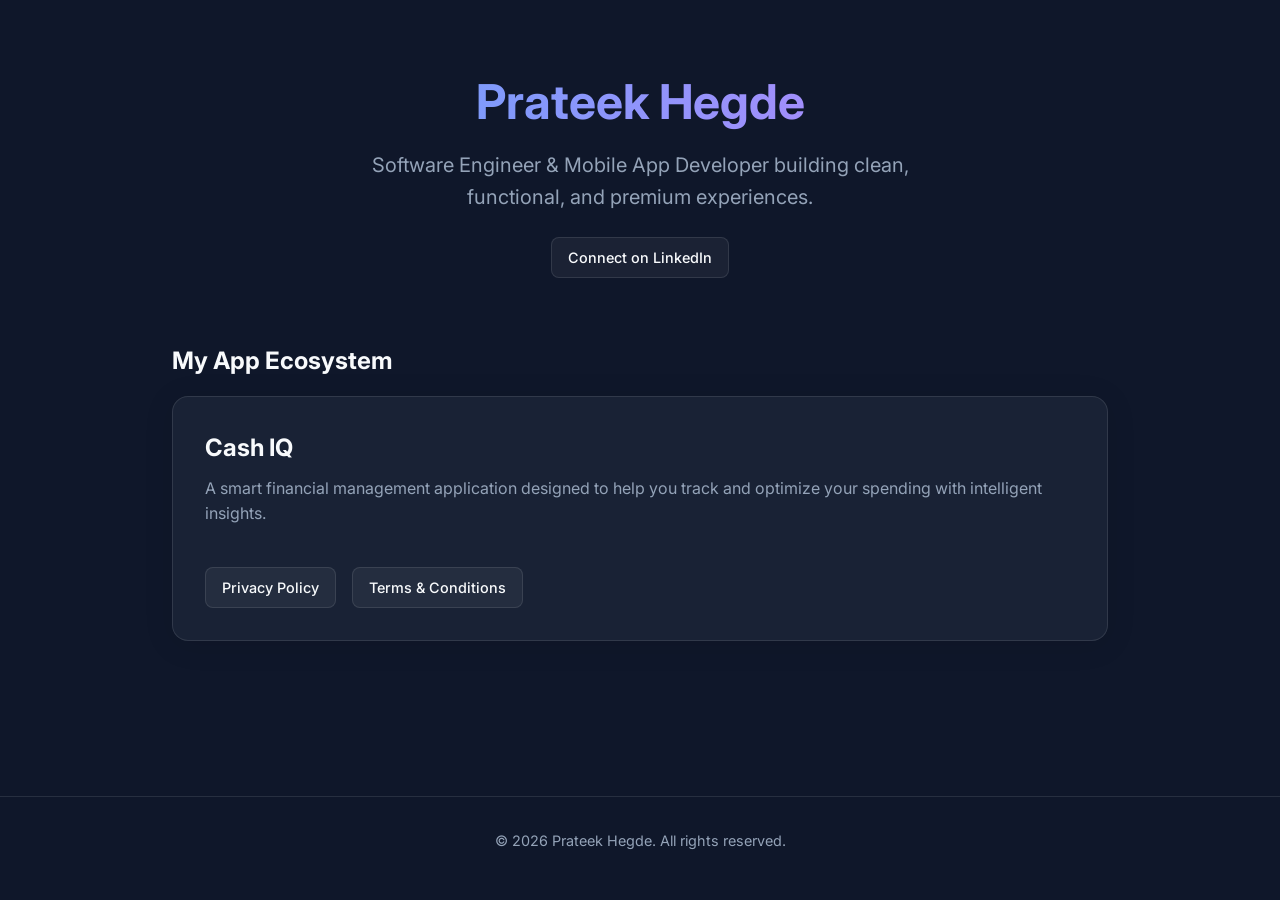
<file: index.html>
<!DOCTYPE html>
<html lang="en">
<head>
    <meta charset="UTF-8">
    <meta name="viewport" content="width=device-width, initial-scale=1.0">
    <title>Prateek Hegde | Developer Portfolio & App Hub</title>
    <meta name="description" content="Personal portfolio and application documentation hub for Prateek Hegde.">
    
    <!-- SEO and Open Graph Tags -->
    <link rel="canonical" href="https://prateek.click/">
    <meta property="og:title" content="Prateek Hegde | Developer Portfolio">
    <meta property="og:description" content="Personal portfolio and application documentation hub for Prateek Hegde.">
    <meta property="og:url" content="https://prateek.click/">
    <meta property="og:type" content="website">

    <!-- Load Inter Font -->
    <link rel="preconnect" href="https://fonts.googleapis.com">
    <link rel="preconnect" href="https://fonts.gstatic.com" crossorigin>
    <link href="https://fonts.googleapis.com/css2?family=Inter:wght@400;500;700&display=swap" rel="stylesheet">
    <link rel="stylesheet" href="styles.css">
</head>
<body>

    <main class="main-container">
        <section class="hero">
            <h1>Prateek Hegde</h1>
            <p>Software Engineer & Mobile App Developer building clean, functional, and premium experiences.</p>
            <div class="social-links">
                <a href="https://linkedin.com/in/prateek-hegde" target="_blank" rel="noopener noreferrer" class="btn social-btn">Connect on LinkedIn</a>
            </div>
        </section>

        <section class="apps-section">
            <h2>My App Ecosystem</h2>
            <div class="apps-grid">
                
                <!-- Cash IQ App -->
                <div class="card">
                    <h2>Cash IQ</h2>
                    <p>A smart financial management application designed to help you track and optimize your spending with intelligent insights.</p>
                    <div class="card-actions">
                        <a href="apps/cash-iq/privacy-policy.html" class="btn">Privacy Policy</a>
                        <a href="apps/cash-iq/terms-and-conditions.html" class="btn">Terms & Conditions</a>
                    </div>
                </div>


            </div>
        </section>
    </main>

    <footer>
        <p>&copy; 2026 Prateek Hegde. All rights reserved.</p>
    </footer>

</body>
</html>
</file>
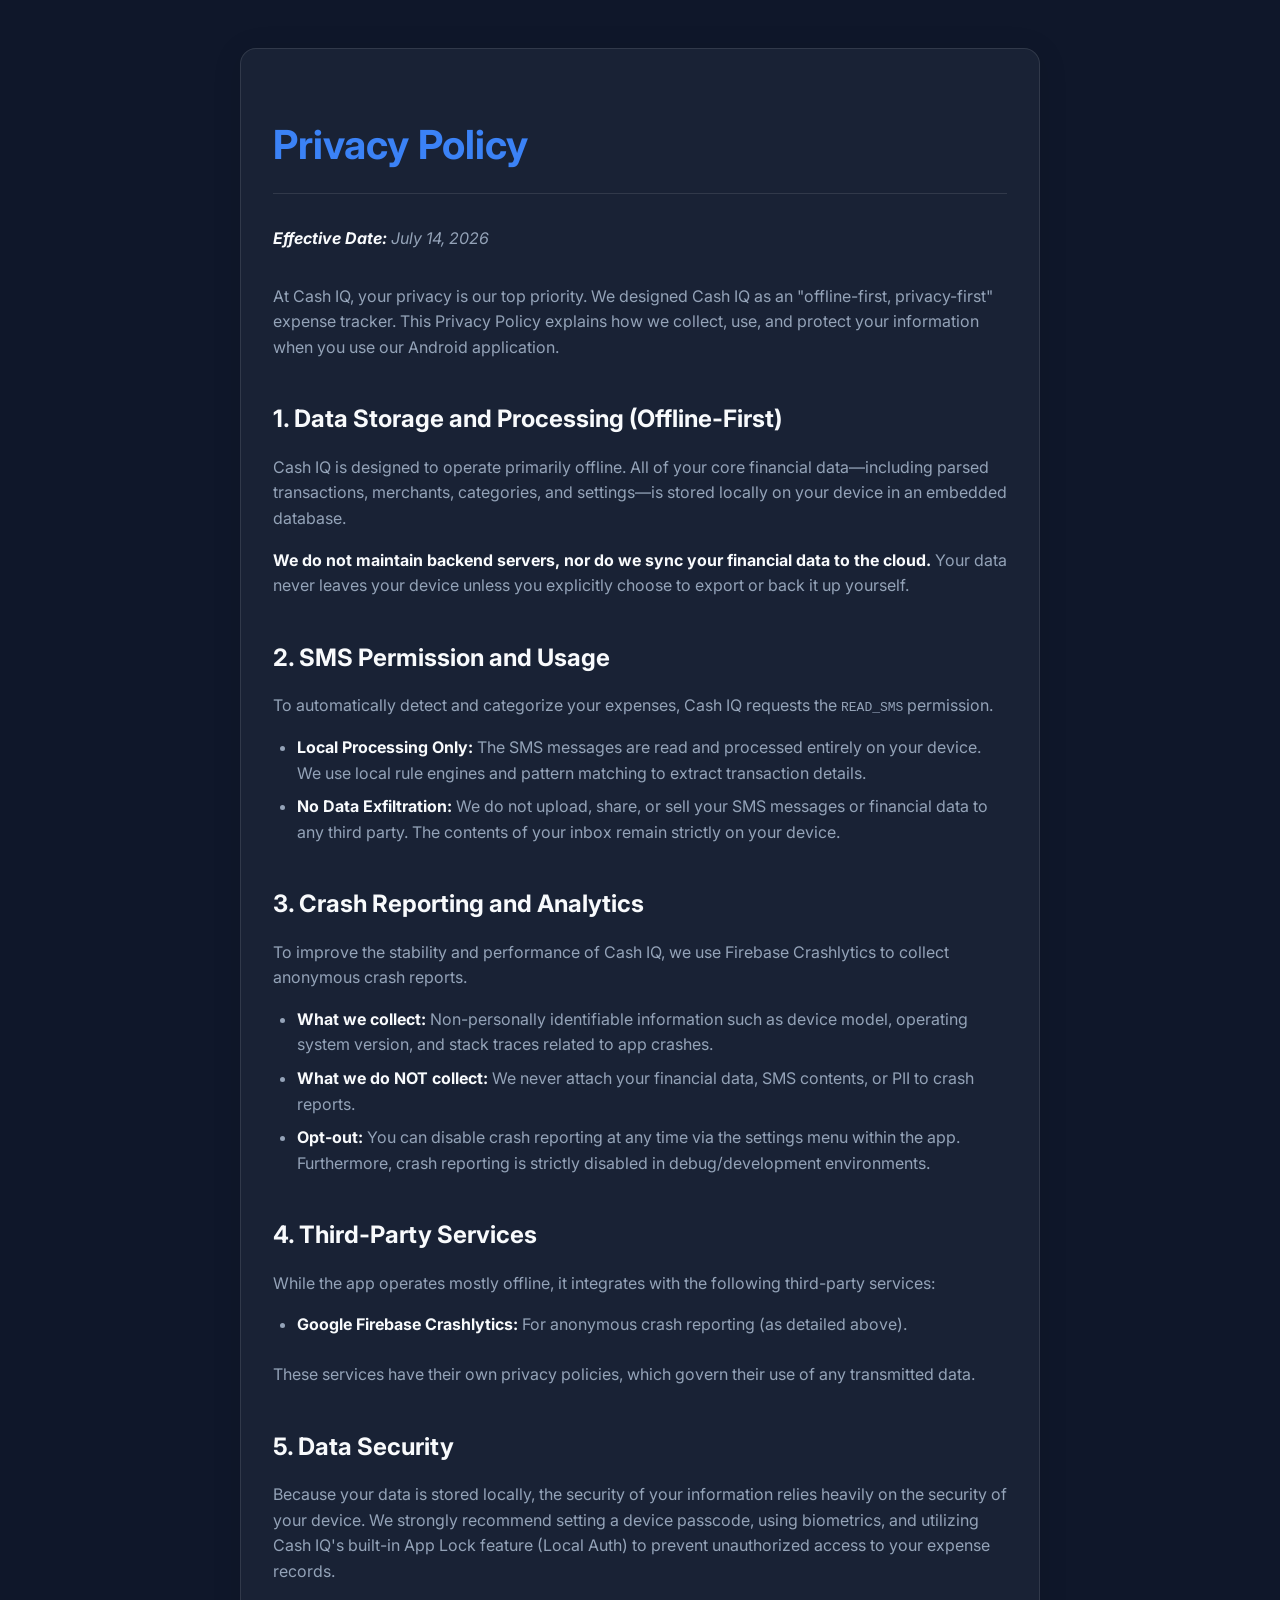
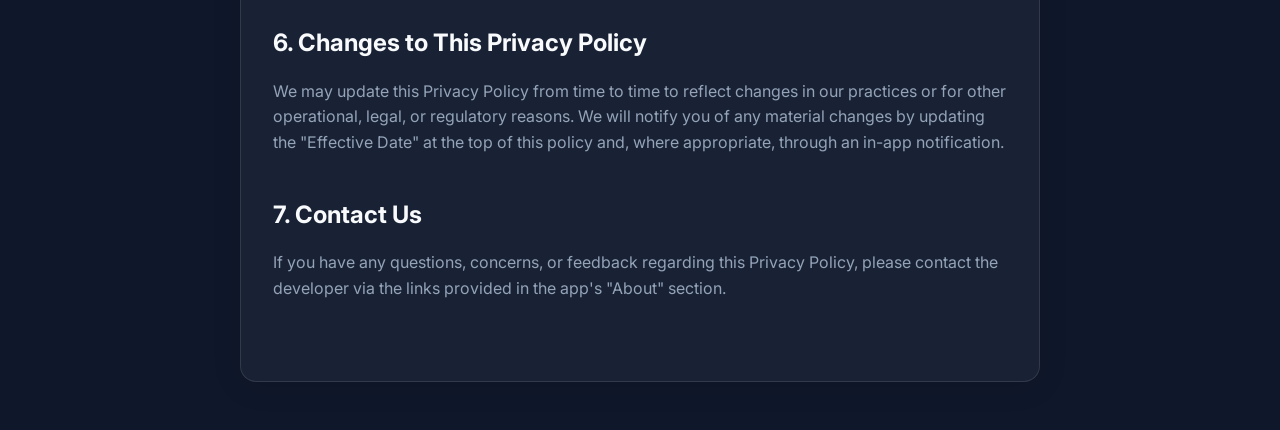
<file: apps/cash-iq/privacy-policy.html>
<!DOCTYPE html>
<html lang="en">
<head>
    <meta charset="UTF-8">
    <meta name="viewport" content="width=device-width, initial-scale=1.0">
    <title>Privacy Policy - Cash IQ</title>
    <link rel="preconnect" href="https://fonts.googleapis.com">
    <link rel="preconnect" href="https://fonts.gstatic.com" crossorigin>
    <link href="https://fonts.googleapis.com/css2?family=Inter:wght@400;500;700&display=swap" rel="stylesheet">
    <link rel="stylesheet" href="../../styles.css">
</head>
<body>
    <div class="container">
        <h1>Privacy Policy</h1>
        <p class="date"><strong>Effective Date:</strong> July 14, 2026</p>

        <p>At Cash IQ, your privacy is our top priority. We designed Cash IQ as an "offline-first, privacy-first" expense tracker. This Privacy Policy explains how we collect, use, and protect your information when you use our Android application.</p>

        <h2>1. Data Storage and Processing (Offline-First)</h2>
        <p>Cash IQ is designed to operate primarily offline. All of your core financial data—including parsed transactions, merchants, categories, and settings—is stored locally on your device in an embedded database.</p>
        <p><strong>We do not maintain backend servers, nor do we sync your financial data to the cloud.</strong> Your data never leaves your device unless you explicitly choose to export or back it up yourself.</p>

        <h2>2. SMS Permission and Usage</h2>
        <p>To automatically detect and categorize your expenses, Cash IQ requests the <code>READ_SMS</code> permission.</p>
        <ul>
            <li><strong>Local Processing Only:</strong> The SMS messages are read and processed entirely on your device. We use local rule engines and pattern matching to extract transaction details.</li>
            <li><strong>No Data Exfiltration:</strong> We do not upload, share, or sell your SMS messages or financial data to any third party. The contents of your inbox remain strictly on your device.</li>
        </ul>

        <h2>3. Crash Reporting and Analytics</h2>
        <p>To improve the stability and performance of Cash IQ, we use Firebase Crashlytics to collect anonymous crash reports.</p>
        <ul>
            <li><strong>What we collect:</strong> Non-personally identifiable information such as device model, operating system version, and stack traces related to app crashes.</li>
            <li><strong>What we do NOT collect:</strong> We never attach your financial data, SMS contents, or PII to crash reports.</li>
            <li><strong>Opt-out:</strong> You can disable crash reporting at any time via the settings menu within the app. Furthermore, crash reporting is strictly disabled in debug/development environments.</li>
        </ul>

        <h2>4. Third-Party Services</h2>
        <p>While the app operates mostly offline, it integrates with the following third-party services:</p>
        <ul>
            <li><strong>Google Firebase Crashlytics:</strong> For anonymous crash reporting (as detailed above).</li>
        </ul>
        <p>These services have their own privacy policies, which govern their use of any transmitted data.</p>

        <h2>5. Data Security</h2>
        <p>Because your data is stored locally, the security of your information relies heavily on the security of your device. We strongly recommend setting a device passcode, using biometrics, and utilizing Cash IQ's built-in App Lock feature (Local Auth) to prevent unauthorized access to your expense records.</p>

        <h2>6. Changes to This Privacy Policy</h2>
        <p>We may update this Privacy Policy from time to time to reflect changes in our practices or for other operational, legal, or regulatory reasons. We will notify you of any material changes by updating the "Effective Date" at the top of this policy and, where appropriate, through an in-app notification.</p>

        <h2>7. Contact Us</h2>
        <p>If you have any questions, concerns, or feedback regarding this Privacy Policy, please contact the developer via the links provided in the app's "About" section.</p>
    </div>
</body>
</html>
</file>
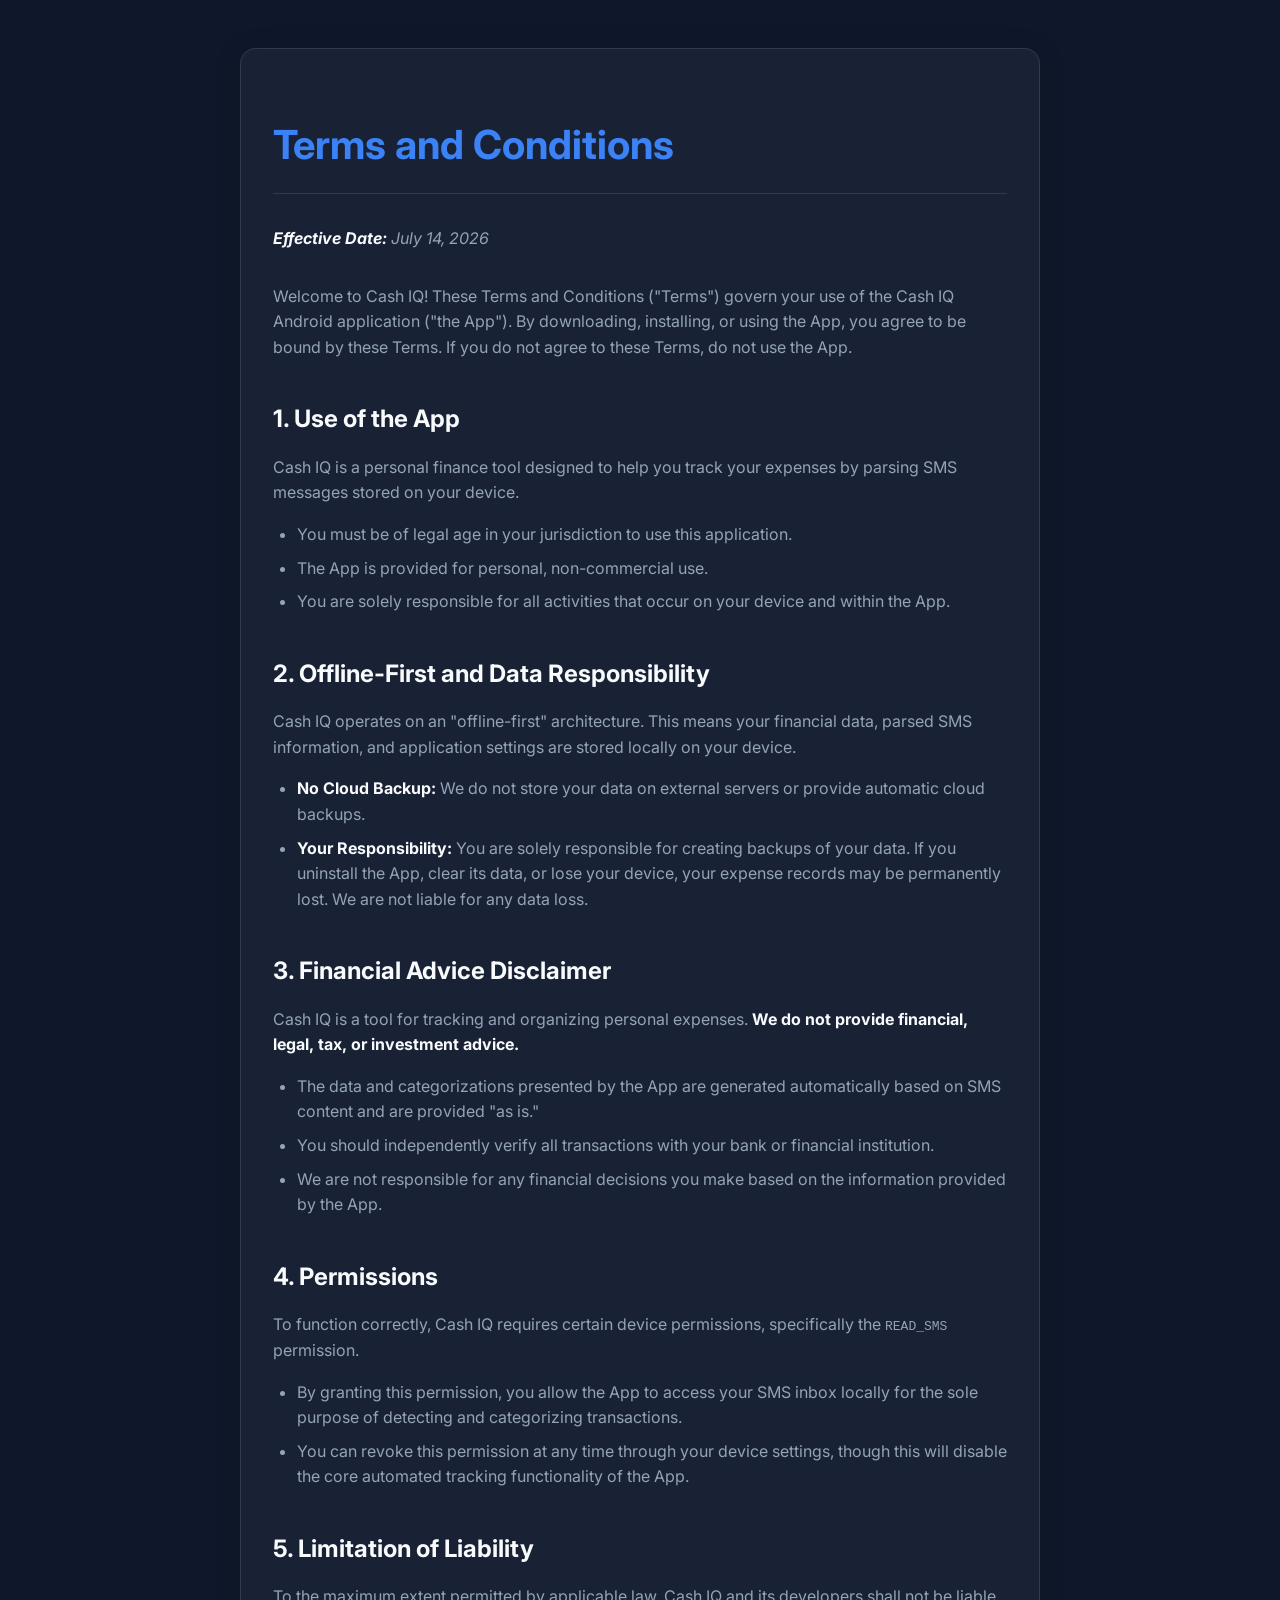
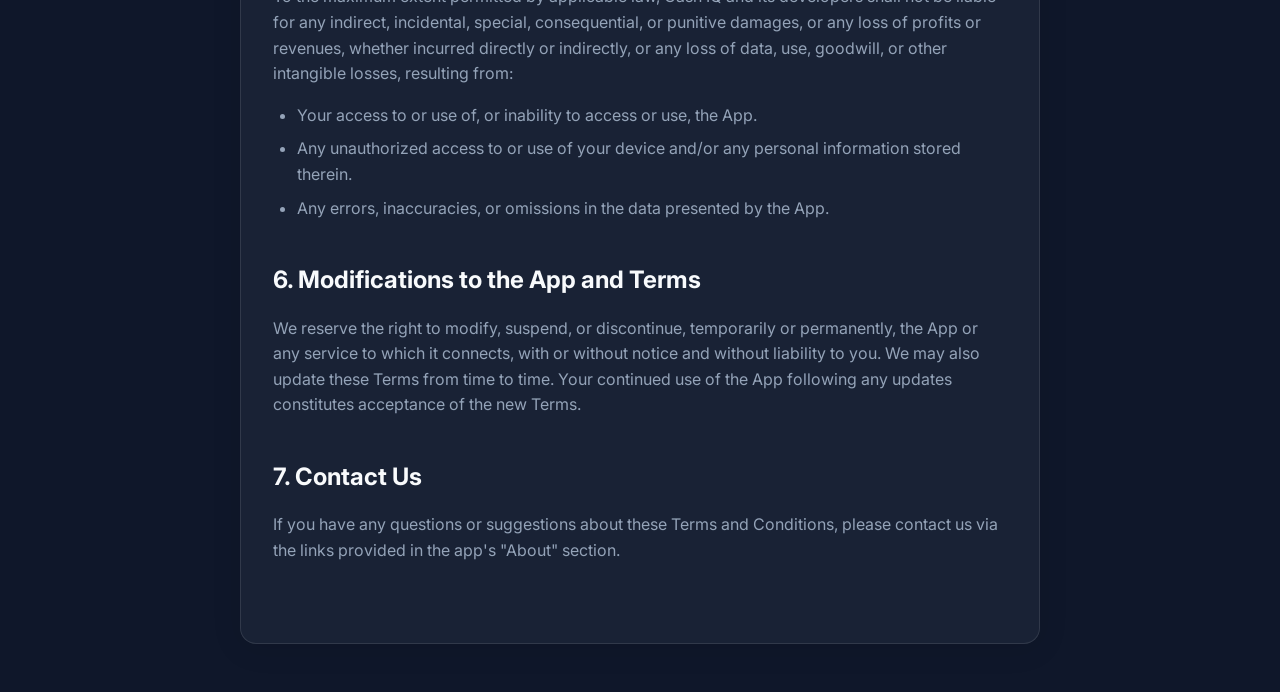
<file: apps/cash-iq/terms-and-conditions.html>
<!DOCTYPE html>
<html lang="en">
<head>
    <meta charset="UTF-8">
    <meta name="viewport" content="width=device-width, initial-scale=1.0">
    <title>Terms and Conditions - Cash IQ</title>
    <link rel="preconnect" href="https://fonts.googleapis.com">
    <link rel="preconnect" href="https://fonts.gstatic.com" crossorigin>
    <link href="https://fonts.googleapis.com/css2?family=Inter:wght@400;500;700&display=swap" rel="stylesheet">
    <link rel="stylesheet" href="../../styles.css">
</head>
<body>
    <div class="container">
        <h1>Terms and Conditions</h1>
        <p class="date"><strong>Effective Date:</strong> July 14, 2026</p>

        <p>Welcome to Cash IQ! These Terms and Conditions ("Terms") govern your use of the Cash IQ Android application ("the App"). By downloading, installing, or using the App, you agree to be bound by these Terms. If you do not agree to these Terms, do not use the App.</p>

        <h2>1. Use of the App</h2>
        <p>Cash IQ is a personal finance tool designed to help you track your expenses by parsing SMS messages stored on your device.</p>
        <ul>
            <li>You must be of legal age in your jurisdiction to use this application.</li>
            <li>The App is provided for personal, non-commercial use.</li>
            <li>You are solely responsible for all activities that occur on your device and within the App.</li>
        </ul>

        <h2>2. Offline-First and Data Responsibility</h2>
        <p>Cash IQ operates on an "offline-first" architecture. This means your financial data, parsed SMS information, and application settings are stored locally on your device.</p>
        <ul>
            <li><strong>No Cloud Backup:</strong> We do not store your data on external servers or provide automatic cloud backups.</li>
            <li><strong>Your Responsibility:</strong> You are solely responsible for creating backups of your data. If you uninstall the App, clear its data, or lose your device, your expense records may be permanently lost. We are not liable for any data loss.</li>
        </ul>

        <h2>3. Financial Advice Disclaimer</h2>
        <p>Cash IQ is a tool for tracking and organizing personal expenses. <strong>We do not provide financial, legal, tax, or investment advice.</strong></p>
        <ul>
            <li>The data and categorizations presented by the App are generated automatically based on SMS content and are provided "as is."</li>
            <li>You should independently verify all transactions with your bank or financial institution.</li>
            <li>We are not responsible for any financial decisions you make based on the information provided by the App.</li>
        </ul>

        <h2>4. Permissions</h2>
        <p>To function correctly, Cash IQ requires certain device permissions, specifically the <code>READ_SMS</code> permission.</p>
        <ul>
            <li>By granting this permission, you allow the App to access your SMS inbox locally for the sole purpose of detecting and categorizing transactions.</li>
            <li>You can revoke this permission at any time through your device settings, though this will disable the core automated tracking functionality of the App.</li>
        </ul>

        <h2>5. Limitation of Liability</h2>
        <p>To the maximum extent permitted by applicable law, Cash IQ and its developers shall not be liable for any indirect, incidental, special, consequential, or punitive damages, or any loss of profits or revenues, whether incurred directly or indirectly, or any loss of data, use, goodwill, or other intangible losses, resulting from:</p>
        <ul>
            <li>Your access to or use of, or inability to access or use, the App.</li>
            <li>Any unauthorized access to or use of your device and/or any personal information stored therein.</li>
            <li>Any errors, inaccuracies, or omissions in the data presented by the App.</li>
        </ul>

        <h2>6. Modifications to the App and Terms</h2>
        <p>We reserve the right to modify, suspend, or discontinue, temporarily or permanently, the App or any service to which it connects, with or without notice and without liability to you. We may also update these Terms from time to time. Your continued use of the App following any updates constitutes acceptance of the new Terms.</p>

        <h2>7. Contact Us</h2>
        <p>If you have any questions or suggestions about these Terms and Conditions, please contact us via the links provided in the app's "About" section.</p>
    </div>
</body>
</html>
</file>
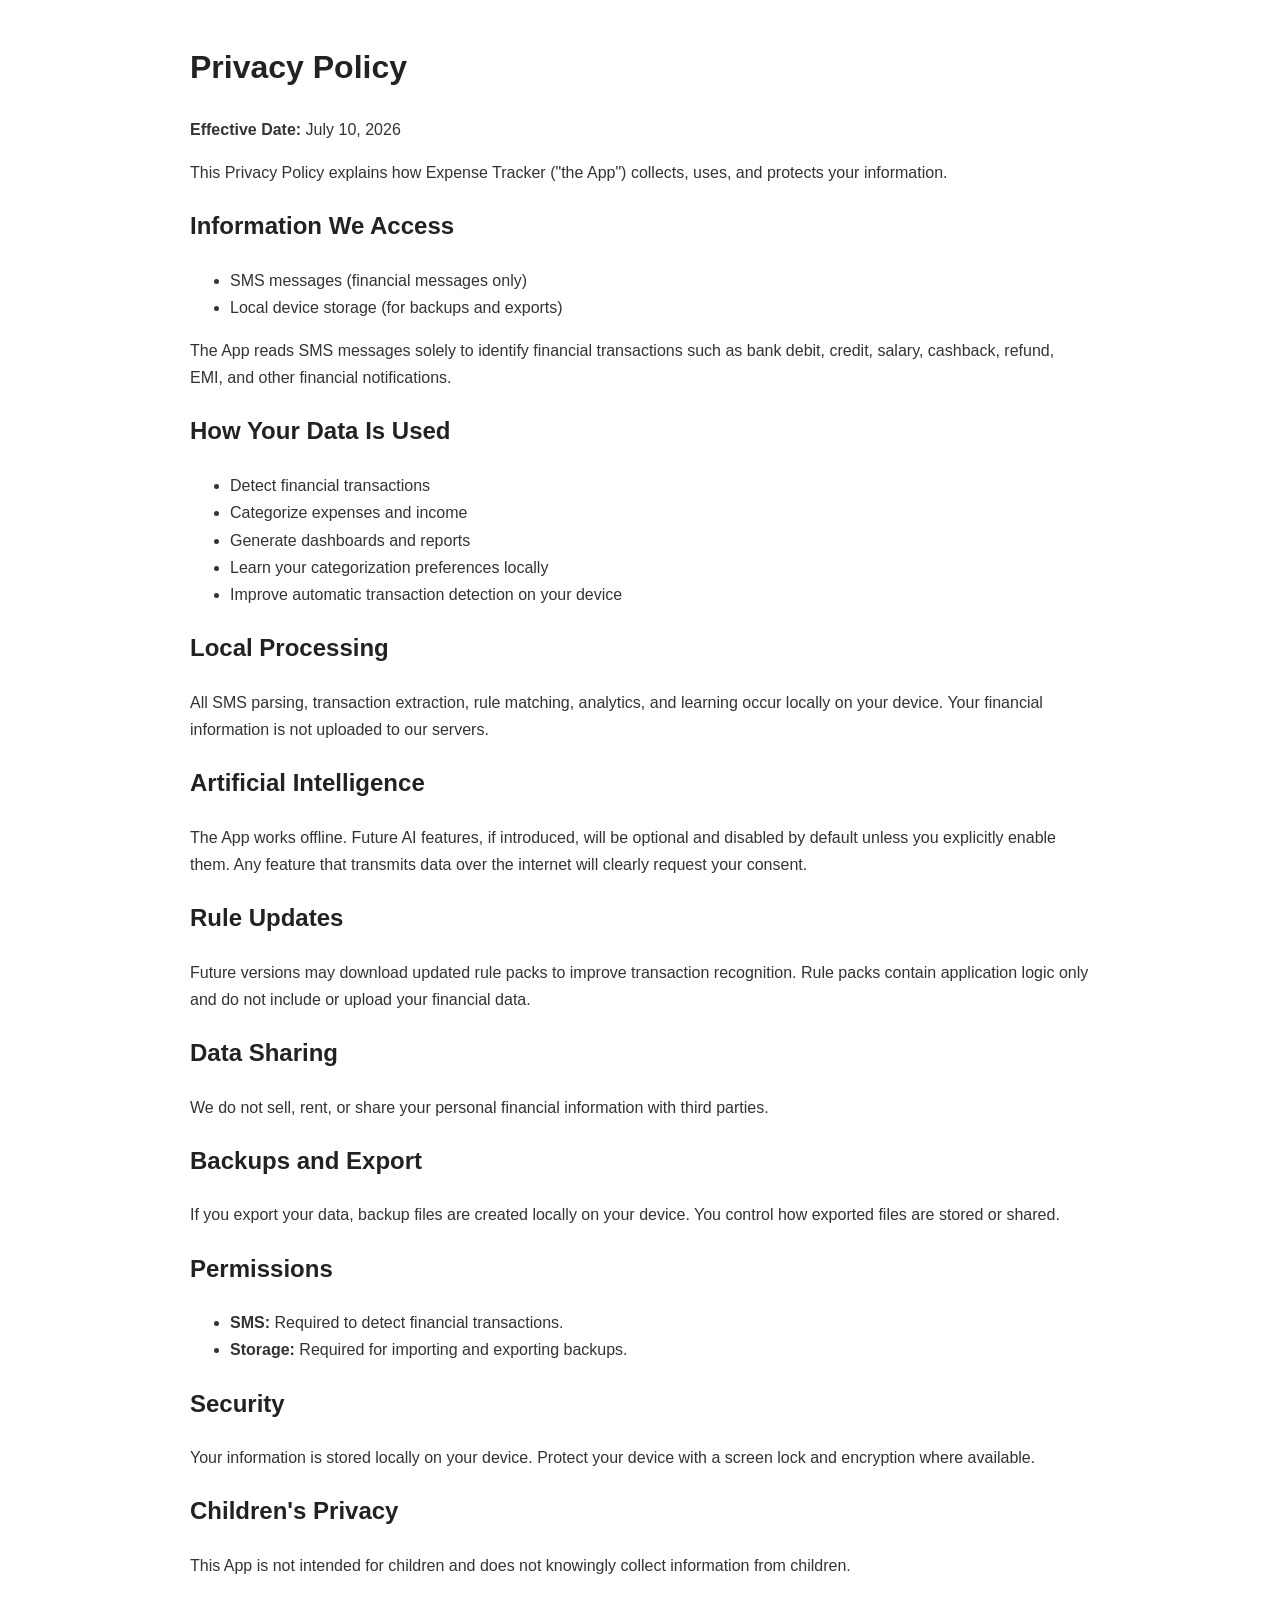
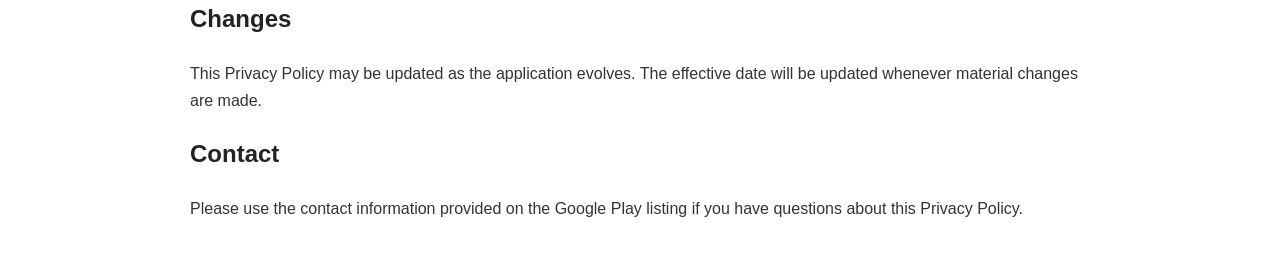
<file: apps/expense-tracker/privacy-policy.html>
<!DOCTYPE html>
<html lang="en"><head><meta charset="UTF-8"><meta name="viewport" content="width=device-width,initial-scale=1"><title>Privacy Policy - Expense Tracker</title><style>body{font-family:Arial,sans-serif;max-width:900px;margin:40px auto;padding:0 20px;line-height:1.7;color:#333}h1,h2{color:#222}</style></head><body>
<h1>Privacy Policy</h1>
<p><strong>Effective Date:</strong> July 10, 2026</p>
<p>This Privacy Policy explains how Expense Tracker ("the App") collects, uses, and protects your information.</p>
<h2>Information We Access</h2>
<ul><li>SMS messages (financial messages only)</li><li>Local device storage (for backups and exports)</li></ul>
<p>The App reads SMS messages solely to identify financial transactions such as bank debit, credit, salary, cashback, refund, EMI, and other financial notifications.</p>
<h2>How Your Data Is Used</h2>
<ul><li>Detect financial transactions</li><li>Categorize expenses and income</li><li>Generate dashboards and reports</li><li>Learn your categorization preferences locally</li><li>Improve automatic transaction detection on your device</li></ul>
<h2>Local Processing</h2>
<p>All SMS parsing, transaction extraction, rule matching, analytics, and learning occur locally on your device. Your financial information is not uploaded to our servers.</p>
<h2>Artificial Intelligence</h2>
<p>The App works offline. Future AI features, if introduced, will be optional and disabled by default unless you explicitly enable them. Any feature that transmits data over the internet will clearly request your consent.</p>
<h2>Rule Updates</h2>
<p>Future versions may download updated rule packs to improve transaction recognition. Rule packs contain application logic only and do not include or upload your financial data.</p>
<h2>Data Sharing</h2>
<p>We do not sell, rent, or share your personal financial information with third parties.</p>
<h2>Backups and Export</h2>
<p>If you export your data, backup files are created locally on your device. You control how exported files are stored or shared.</p>
<h2>Permissions</h2>
<ul><li><strong>SMS:</strong> Required to detect financial transactions.</li><li><strong>Storage:</strong> Required for importing and exporting backups.</li></ul>
<h2>Security</h2>
<p>Your information is stored locally on your device. Protect your device with a screen lock and encryption where available.</p>
<h2>Children's Privacy</h2>
<p>This App is not intended for children and does not knowingly collect information from children.</p>
<h2>Changes</h2>
<p>This Privacy Policy may be updated as the application evolves. The effective date will be updated whenever material changes are made.</p>
<h2>Contact</h2>
<p>Please use the contact information provided on the Google Play listing if you have questions about this Privacy Policy.</p>
</body></html>
</file>
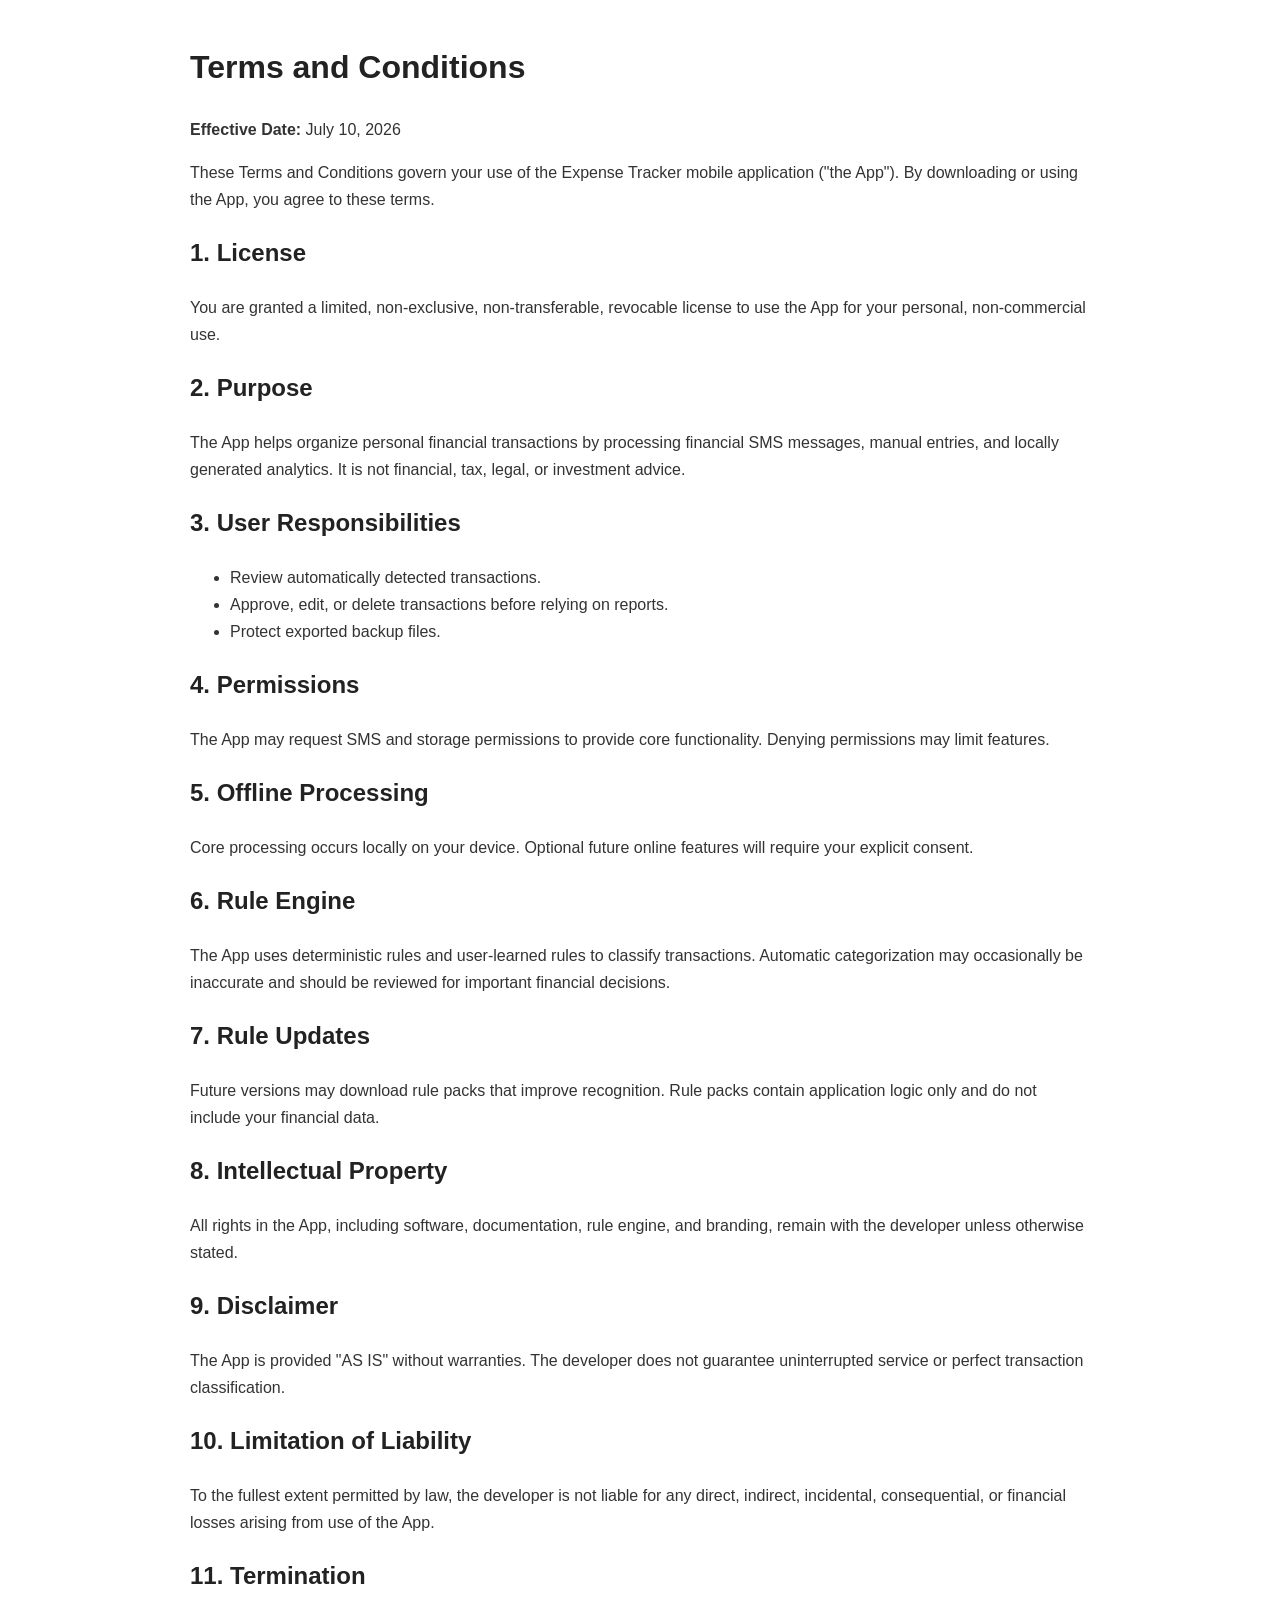
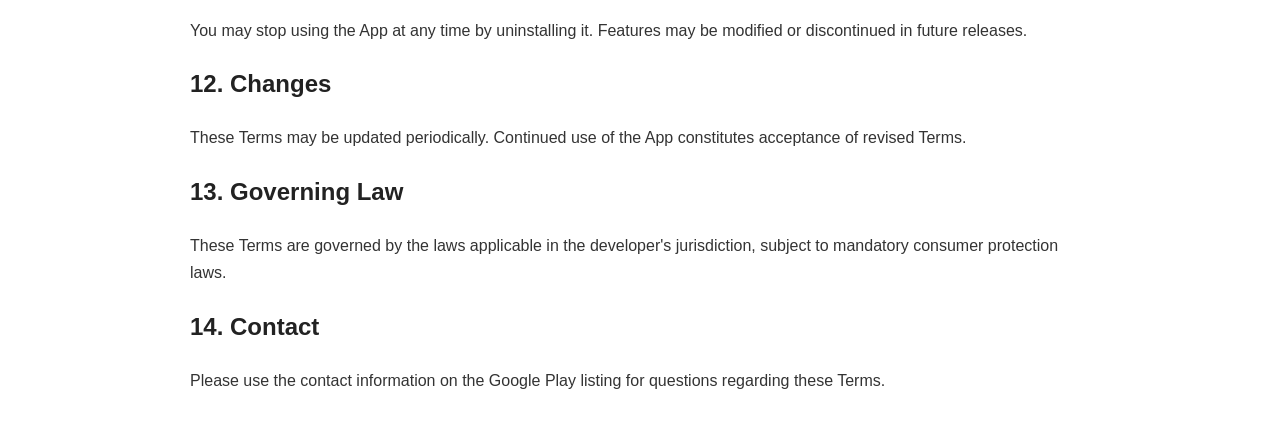
<file: apps/expense-tracker/terms-and-conditions.html>
<!DOCTYPE html><html lang="en"><head><meta charset="UTF-8"><meta name="viewport" content="width=device-width,initial-scale=1"><title>Terms and Conditions - Expense Tracker</title><style>body{font-family:Arial,Helvetica,sans-serif;max-width:900px;margin:40px auto;padding:0 20px;line-height:1.7;color:#333}h1,h2{color:#222}</style></head><body>
<h1>Terms and Conditions</h1>
<p><strong>Effective Date:</strong> July 10, 2026</p>
<p>These Terms and Conditions govern your use of the Expense Tracker mobile application ("the App"). By downloading or using the App, you agree to these terms.</p>
<h2>1. License</h2><p>You are granted a limited, non-exclusive, non-transferable, revocable license to use the App for your personal, non-commercial use.</p>
<h2>2. Purpose</h2><p>The App helps organize personal financial transactions by processing financial SMS messages, manual entries, and locally generated analytics. It is not financial, tax, legal, or investment advice.</p>
<h2>3. User Responsibilities</h2><ul><li>Review automatically detected transactions.</li><li>Approve, edit, or delete transactions before relying on reports.</li><li>Protect exported backup files.</li></ul>
<h2>4. Permissions</h2><p>The App may request SMS and storage permissions to provide core functionality. Denying permissions may limit features.</p>
<h2>5. Offline Processing</h2><p>Core processing occurs locally on your device. Optional future online features will require your explicit consent.</p>
<h2>6. Rule Engine</h2><p>The App uses deterministic rules and user-learned rules to classify transactions. Automatic categorization may occasionally be inaccurate and should be reviewed for important financial decisions.</p>
<h2>7. Rule Updates</h2><p>Future versions may download rule packs that improve recognition. Rule packs contain application logic only and do not include your financial data.</p>
<h2>8. Intellectual Property</h2><p>All rights in the App, including software, documentation, rule engine, and branding, remain with the developer unless otherwise stated.</p>
<h2>9. Disclaimer</h2><p>The App is provided "AS IS" without warranties. The developer does not guarantee uninterrupted service or perfect transaction classification.</p>
<h2>10. Limitation of Liability</h2><p>To the fullest extent permitted by law, the developer is not liable for any direct, indirect, incidental, consequential, or financial losses arising from use of the App.</p>
<h2>11. Termination</h2><p>You may stop using the App at any time by uninstalling it. Features may be modified or discontinued in future releases.</p>
<h2>12. Changes</h2><p>These Terms may be updated periodically. Continued use of the App constitutes acceptance of revised Terms.</p>
<h2>13. Governing Law</h2><p>These Terms are governed by the laws applicable in the developer's jurisdiction, subject to mandatory consumer protection laws.</p>
<h2>14. Contact</h2><p>Please use the contact information on the Google Play listing for questions regarding these Terms.</p>
</body></html>
</file>
<file: styles.css>
:root {
    --bg-color: #0f172a;
    --text-color: #f8fafc;
    --text-muted: #94a3b8;
    --accent-color: #3b82f6;
    --accent-hover: #60a5fa;
    --card-bg: rgba(30, 41, 59, 0.7);
    --card-border: rgba(255, 255, 255, 0.1);
    --glass-shadow: 0 4px 30px rgba(0, 0, 0, 0.1);
    --font-sans: 'Inter', system-ui, -apple-system, BlinkMacSystemFont, "Segoe UI", Roboto, Helvetica, Arial, sans-serif;
}

* {
    margin: 0;
    padding: 0;
    box-sizing: border-box;
}

body {
    font-family: var(--font-sans);
    background-color: var(--bg-color);
    color: var(--text-color);
    line-height: 1.6;
    -webkit-font-smoothing: antialiased;
    min-height: 100vh;
    display: flex;
    flex-direction: column;
}

/* Typography */
h1, h2, h3, h4 {
    color: var(--text-color);
    margin-bottom: 1rem;
    font-weight: 700;
}

a {
    color: var(--accent-color);
    text-decoration: none;
    transition: color 0.2s ease-in-out;
}

a:hover {
    color: var(--accent-hover);
}

p {
    margin-bottom: 1rem;
    color: var(--text-muted);
}

/* Layout */
.main-container {
    max-width: 1000px;
    margin: 0 auto;
    padding: 4rem 2rem;
    flex-grow: 1;
}

/* Hero Section */
.hero {
    text-align: center;
    margin-bottom: 4rem;
    animation: fadeInDown 0.8s ease-out forwards;
}

.hero h1 {
    font-size: 3rem;
    background: linear-gradient(to right, #60a5fa, #c084fc);
    -webkit-background-clip: text;
    -webkit-text-fill-color: transparent;
    margin-bottom: 0.5rem;
}

.hero p {
    font-size: 1.25rem;
    max-width: 600px;
    margin: 0 auto;
}

.social-links {
    margin-top: 1.5rem;
    display: flex;
    justify-content: center;
    gap: 1rem;
}

.social-btn {
    background: rgba(59, 130, 246, 0.1);
    color: var(--accent-color);
    border-color: rgba(59, 130, 246, 0.3);
}

.social-btn:hover {
    background: var(--accent-color);
    border-color: var(--accent-color);
    color: white;
}

/* Grid Layout for Apps */
.apps-grid {
    display: grid;
    grid-template-columns: repeat(auto-fit, minmax(min(100%, 300px), 1fr));
    gap: 2rem;
    animation: fadeInUp 0.8s ease-out forwards;
}

/* Glassmorphism Cards */
.card {
    background: var(--card-bg);
    backdrop-filter: blur(10px);
    -webkit-backdrop-filter: blur(10px);
    border: 1px solid var(--card-border);
    border-radius: 16px;
    padding: 2rem;
    box-shadow: var(--glass-shadow);
    transition: transform 0.3s ease, box-shadow 0.3s ease;
    display: flex;
    flex-direction: column;
}

.card:hover {
    transform: translateY(-5px);
    box-shadow: 0 10px 40px rgba(0, 0, 0, 0.2);
    border-color: rgba(255, 255, 255, 0.2);
}

.card h2 {
    font-size: 1.5rem;
    margin-bottom: 0.5rem;
}

.card p {
    flex-grow: 1;
}

.card-actions {
    margin-top: 1.5rem;
    display: flex;
    gap: 1rem;
    flex-wrap: wrap;
}

.btn {
    display: inline-block;
    padding: 0.5rem 1rem;
    border-radius: 8px;
    font-weight: 500;
    font-size: 0.9rem;
    text-align: center;
    border: 1px solid var(--card-border);
    background: rgba(255, 255, 255, 0.05);
    color: var(--text-color);
    transition: all 0.2s;
}

.btn:hover {
    background: var(--accent-color);
    border-color: var(--accent-color);
    color: white;
}

/* Styles specifically tailored for Legal Documents (Privacy Policy, Terms) */
.legal-container, .container {
    max-width: 800px;
    margin: 0 auto;
    padding: 4rem 2rem;
    background: var(--card-bg);
    backdrop-filter: blur(10px);
    -webkit-backdrop-filter: blur(10px);
    border: 1px solid var(--card-border);
    border-radius: 16px;
    margin-top: 3rem;
    margin-bottom: 3rem;
    box-shadow: var(--glass-shadow);
}

.legal-container h1, .container h1 {
    font-size: 2.5rem;
    border-bottom: 1px solid var(--card-border);
    padding-bottom: 1rem;
    margin-bottom: 2rem;
    color: var(--accent-color);
}

.legal-container h2, .container h2 {
    font-size: 1.5rem;
    margin-top: 2.5rem;
    color: var(--text-color);
}

.legal-container p, .container p {
    color: var(--text-muted);
}

.legal-container ul, .legal-container ol, .container ul, .container ol {
    margin-left: 1.5rem;
    margin-bottom: 1.5rem;
    color: var(--text-muted);
}

.legal-container li, .container li {
    margin-bottom: 0.5rem;
}

.legal-container strong, .container strong {
    color: var(--text-color);
}

.date {
    font-style: italic;
    color: var(--text-muted);
    margin-bottom: 2rem;
}

/* Animations */
@keyframes fadeInDown {
    from {
        opacity: 0;
        transform: translateY(-20px);
    }
    to {
        opacity: 1;
        transform: translateY(0);
    }
}

@keyframes fadeInUp {
    from {
        opacity: 0;
        transform: translateY(20px);
    }
    to {
        opacity: 1;
        transform: translateY(0);
    }
}

/* Footer */
footer {
    text-align: center;
    padding: 2rem;
    border-top: 1px solid var(--card-border);
    margin-top: auto;
    color: var(--text-muted);
    font-size: 0.9rem;
}

/* Responsive */
@media (max-width: 768px) {
    .hero h1 {
        font-size: 2rem;
    }
    .hero p {
        font-size: 1.1rem;
    }
    .main-container, .legal-container, .container {
        padding: 1.5rem 1rem;
    }
    .legal-container, .container {
        margin-top: 1rem;
        margin-bottom: 1rem;
    }
    .legal-container h1, .container h1 {
        font-size: 2rem;
    }
    .card {
        padding: 1.5rem;
    }
    .btn {
        width: 100%;
    }
}
</file>
